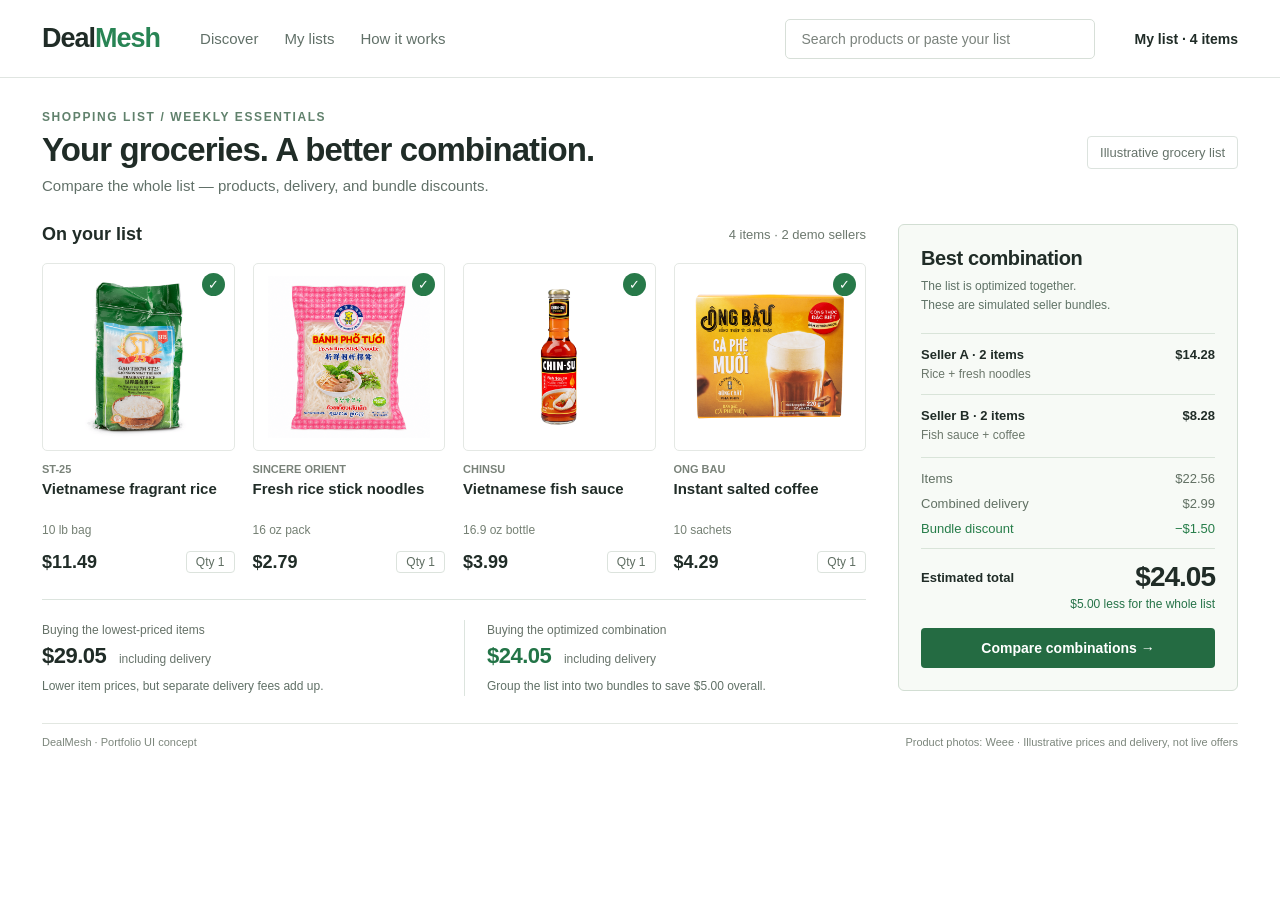
<file: assets/projects/dealmesh-reference/figure.html>
<!doctype html>
<html lang="en">
<meta charset="utf-8">
<meta name="viewport" content="width=device-width, initial-scale=1">
<title>DealMesh — grocery list concept</title>
<style>
*{box-sizing:border-box}body{margin:0;background:#fff;color:#202c27;font:16px -apple-system,BlinkMacSystemFont,"Segoe UI",sans-serif}header{height:78px;border-bottom:1px solid #e0e5e1;display:flex;align-items:center;gap:40px;padding:0 42px}.brand{font-size:27px;font-weight:750;letter-spacing:-1px}.brand span{color:#288454}nav{display:flex;gap:26px;color:#617068;font-size:15px}.search{margin-left:auto;width:310px;border:1px solid #d7dfd8;border-radius:5px;padding:11px 16px;font-size:14px;color:#7a827c}.list{font-size:14px;font-weight:600}main{padding:32px 42px 0}.intro{display:flex;justify-content:space-between;align-items:center;margin-bottom:30px}.eyebrow{color:#60816c;font-size:12px;font-weight:650;letter-spacing:1.6px;text-transform:uppercase}h1{font-size:33px;letter-spacing:-.9px;margin:7px 0 8px;font-weight:650}.intro p{margin:0;color:#617068;font-size:15px}.example{font-size:13px;color:#66736a;border:1px solid #dce3de;border-radius:4px;padding:8px 12px}.workspace{display:grid;grid-template-columns:minmax(0,1fr) 340px;gap:32px}.sectionhead{display:flex;align-items:center;justify-content:space-between;margin-bottom:18px}.sectionhead h2{font-size:18px;margin:0;font-weight:600}.sectionhead span{font-size:13px;color:#6c786e}.products{display:grid;grid-template-columns:repeat(4,minmax(0,1fr));gap:18px}.product{min-width:0}.photo{position:relative;border:1px solid #e4e8e4;border-radius:5px;background:#fff}.photo img{display:block;width:100%;height:186px;object-fit:contain;padding:12px}.check{position:absolute;right:9px;top:9px;border-radius:50%;background:#277949;width:23px;height:23px;color:white;display:grid;place-items:center;font-size:13px}.maker{font-size:11px;font-weight:600;color:#798279;margin:12px 0 4px}.product h3{font-size:15px;line-height:1.35;margin:0 0 4px;font-weight:600;min-height:40px}.size{font-size:12px;color:#758074}.price{display:flex;justify-content:space-between;align-items:center;margin-top:14px;font-size:18px;font-weight:650}.qty{border:1px solid #dce3dd;padding:3px 9px;border-radius:4px;font-size:12px;font-weight:400;color:#5f6e62}.comparison{display:grid;grid-template-columns:1fr 1fr;border-top:1px solid #dce4de;margin-top:26px;padding-top:20px;gap:20px}.comparison>div+div{border-left:1px solid #dce4de;padding-left:22px}.comparison small{font-size:12px;color:#657167}.comparison strong{font-size:22px;display:block;margin-top:5px;letter-spacing:-.5px}.comparison strong span{font-size:12px;font-weight:400;letter-spacing:0;color:#69756c;margin-left:7px}.chosen strong{color:#237447}.reason{font-size:12px;line-height:1.6;margin:8px 0 0;color:#607066}aside{border:1px solid #d2ded3;border-radius:6px;padding:22px;background:#f7faf6;align-self:start}aside h2{font-size:20px;margin:0 0 7px;letter-spacing:-.4px}.sub{font-size:12px;line-height:1.6;margin:0 0 18px;color:#607367}.store{padding:13px 0;border-top:1px solid #d9e4d9}.storehead{display:flex;justify-content:space-between;font-size:13px;font-weight:600}.store p{font-size:12px;color:#6c786c;margin:5px 0 0}.costs{border-top:1px solid #d9e4d9;margin-top:2px;padding-top:13px}.line{display:flex;justify-content:space-between;font-size:13px;margin:0 0 10px;color:#617063}.discount{color:#267d49}.total{display:flex;justify-content:space-between;align-items:center;border-top:1px solid #d9e4d9;padding-top:12px;margin-top:12px;font-size:13px;font-weight:600}.total strong{font-size:28px;letter-spacing:-1px}.save{font-size:12px;color:#267348;text-align:right;margin:4px 0 0}.button{margin-top:17px;border-radius:4px;background:#246b42;color:#fff;text-align:center;padding:12px;font-size:14px;font-weight:600}footer{margin:27px 42px 0;border-top:1px solid #e2e7e1;padding-top:12px;display:flex;justify-content:space-between;color:#7c867c;font-size:11px}
</style>
<header><div class="brand">Deal<span>Mesh</span></div><nav><span>Discover</span><span>My lists</span><span>How it works</span></nav><div class="search">Search products or paste your list</div><div class="list">My list · 4 items</div></header>
<main>
 <div class="intro"><div><div class="eyebrow">Shopping list / Weekly essentials</div><h1>Your groceries. A better combination.</h1><p>Compare the whole list — products, delivery, and bundle discounts.</p></div><span class="example">Illustrative grocery list</span></div>
 <div class="workspace"><section>
  <div class="sectionhead"><h2>On your list</h2><span>4 items · 2 demo sellers</span></div>
  <div class="products">
   <article class="product"><div class="photo"><img src="87024.png" alt="ST-25 Vietnamese fragrant rice"><span class="check">✓</span></div><p class="maker">ST-25</p><h3>Vietnamese fragrant rice</h3><div class="size">10 lb bag</div><div class="price">$11.49<span class="qty">Qty 1</span></div></article>
   <article class="product"><div class="photo"><img src="2071.png" alt="Sincere Orient fresh rice noodles"><span class="check">✓</span></div><p class="maker">SINCERE ORIENT</p><h3>Fresh rice stick noodles</h3><div class="size">16 oz pack</div><div class="price">$2.79<span class="qty">Qty 1</span></div></article>
   <article class="product"><div class="photo"><img src="91701.png" alt="Chinsu fish sauce"><span class="check">✓</span></div><p class="maker">CHINSU</p><h3>Vietnamese fish sauce</h3><div class="size">16.9 oz bottle</div><div class="price">$3.99<span class="qty">Qty 1</span></div></article>
   <article class="product"><div class="photo"><img src="108535.png" alt="Ong Bau instant salted coffee"><span class="check">✓</span></div><p class="maker">ONG BAU</p><h3>Instant salted coffee</h3><div class="size">10 sachets</div><div class="price">$4.29<span class="qty">Qty 1</span></div></article>
  </div>
  <div class="comparison"><div><small>Buying the lowest-priced items</small><strong>$29.05 <span>including delivery</span></strong><p class="reason">Lower item prices, but separate delivery fees add up.</p></div><div class="chosen"><small>Buying the optimized combination</small><strong>$24.05 <span>including delivery</span></strong><p class="reason">Group the list into two bundles to save $5.00 overall.</p></div></div>
 </section><aside><h2>Best combination</h2><p class="sub">The list is optimized together.<br>These are simulated seller bundles.</p><div class="store"><div class="storehead"><span>Seller A · 2 items</span><span>$14.28</span></div><p>Rice + fresh noodles</p></div><div class="store"><div class="storehead"><span>Seller B · 2 items</span><span>$8.28</span></div><p>Fish sauce + coffee</p></div><div class="costs"><div class="line"><span>Items</span><span>$22.56</span></div><div class="line"><span>Combined delivery</span><span>$2.99</span></div><div class="line discount"><span>Bundle discount</span><span>−$1.50</span></div></div><div class="total"><span>Estimated total</span><strong>$24.05</strong></div><p class="save">$5.00 less for the whole list</p><div class="button">Compare combinations →</div></aside></div>
</main>
<footer><span>DealMesh · Portfolio UI concept</span><span>Product photos: Weee · Illustrative prices and delivery, not live offers</span></footer>
</html>
</file>
